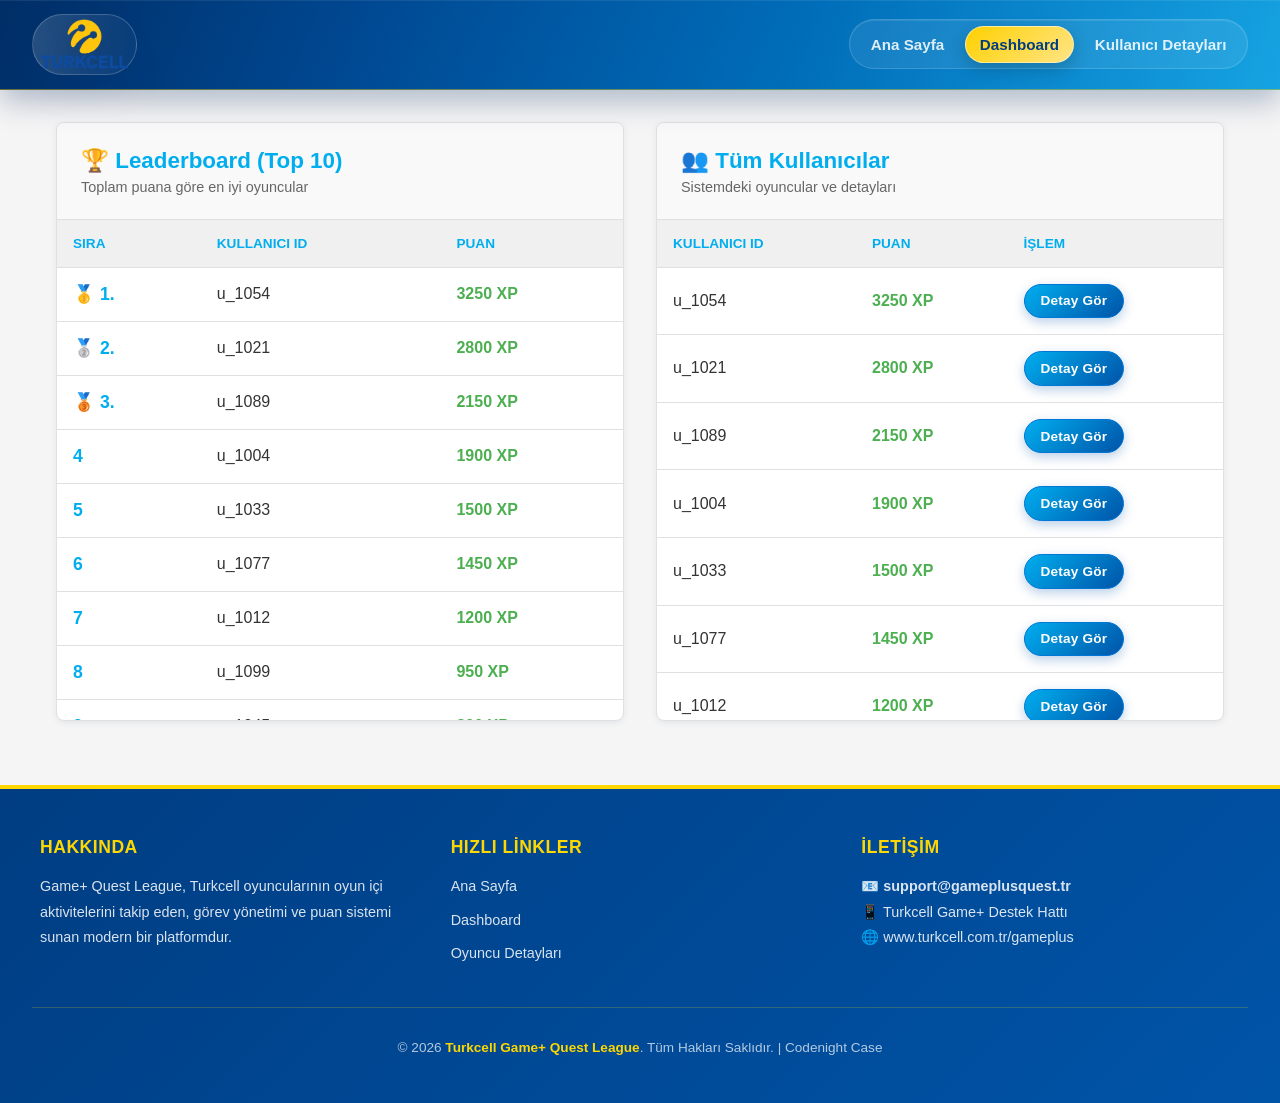
<file: index.html>
<!DOCTYPE html>
<html lang="tr">
<head>
    <meta charset="UTF-8">
    <meta name="viewport" content="width=device-width, initial-scale=1.0">
    <title>Game+ Quest League | Dashboard</title>
    <link rel="stylesheet" href="assets/styles.css">
</head>
<body>
    <header class="navbar">
        <a class="brand-link" href="home.html" aria-label="Ana sayfaya git">
            <img src="assets/logo.png" alt="Turkcell Logo" style="height: 50px; width: auto;">
        </a>
        <nav>
            <a href="home.html">Ana Sayfa</a>
            <a href="index.html" class="active">Dashboard</a>
            <a href="users.html">Kullanıcı Detayları</a>
        </nav>
    </header>

    <main class="container">
        <div class="dashboard-grid">
            
            <section class="card">
                <div class="card-header">
                    <h2>🏆 Leaderboard (Top 10)</h2>
                    <p class="subtitle">Toplam puana göre en iyi oyuncular</p>
                </div>
                <div id="leaderboard-container" class="table-responsive">
                    <p class="loading-text">Yükleniyor...</p>
                </div>
            </section>

            <section class="card">
                <div class="card-header">
                    <h2>👥 Tüm Kullanıcılar</h2>
                    <p class="subtitle">Sistemdeki oyuncular ve detayları</p>
                </div>
                <div id="user-list-container" class="table-responsive">
                    <p class="loading-text">Yükleniyor...</p>
                </div>
            </section>

        </div>
    </main>

    <footer>
        <div class="footer-content">
            <div class="footer-section">
                <h3>Hakkında</h3>
                <p>Game+ Quest League, Turkcell oyuncularının oyun içi aktivitelerini takip eden, görev yönetimi ve puan sistemi sunan modern bir platformdur.</p>
            </div>
            <div class="footer-section">
                <h3>Hızlı Linkler</h3>
                <a href="home.html">Ana Sayfa</a><br>
                <a href="index.html">Dashboard</a><br>
                <a href="users.html">Oyuncu Detayları</a>
            </div>
            <div class="footer-section">
                <h3>İletişim</h3>
                <p>📧 <strong>support@gameplusquest.tr</strong></p>
                <p>📱 Turkcell Game+ Destek Hattı</p>
                <p>🌐 www.turkcell.com.tr/gameplus</p>
            </div>
        </div>
        <div class="footer-bottom">
            <p>&copy; 2026 <strong>Turkcell Game+ Quest League</strong>. Tüm Hakları Saklıdır. | Codenight Case</p>
        </div>
    </footer>

    <script src="assets/api.js"></script>
    <script src="assets/main.js"></script>
</body>
</html>
</file>
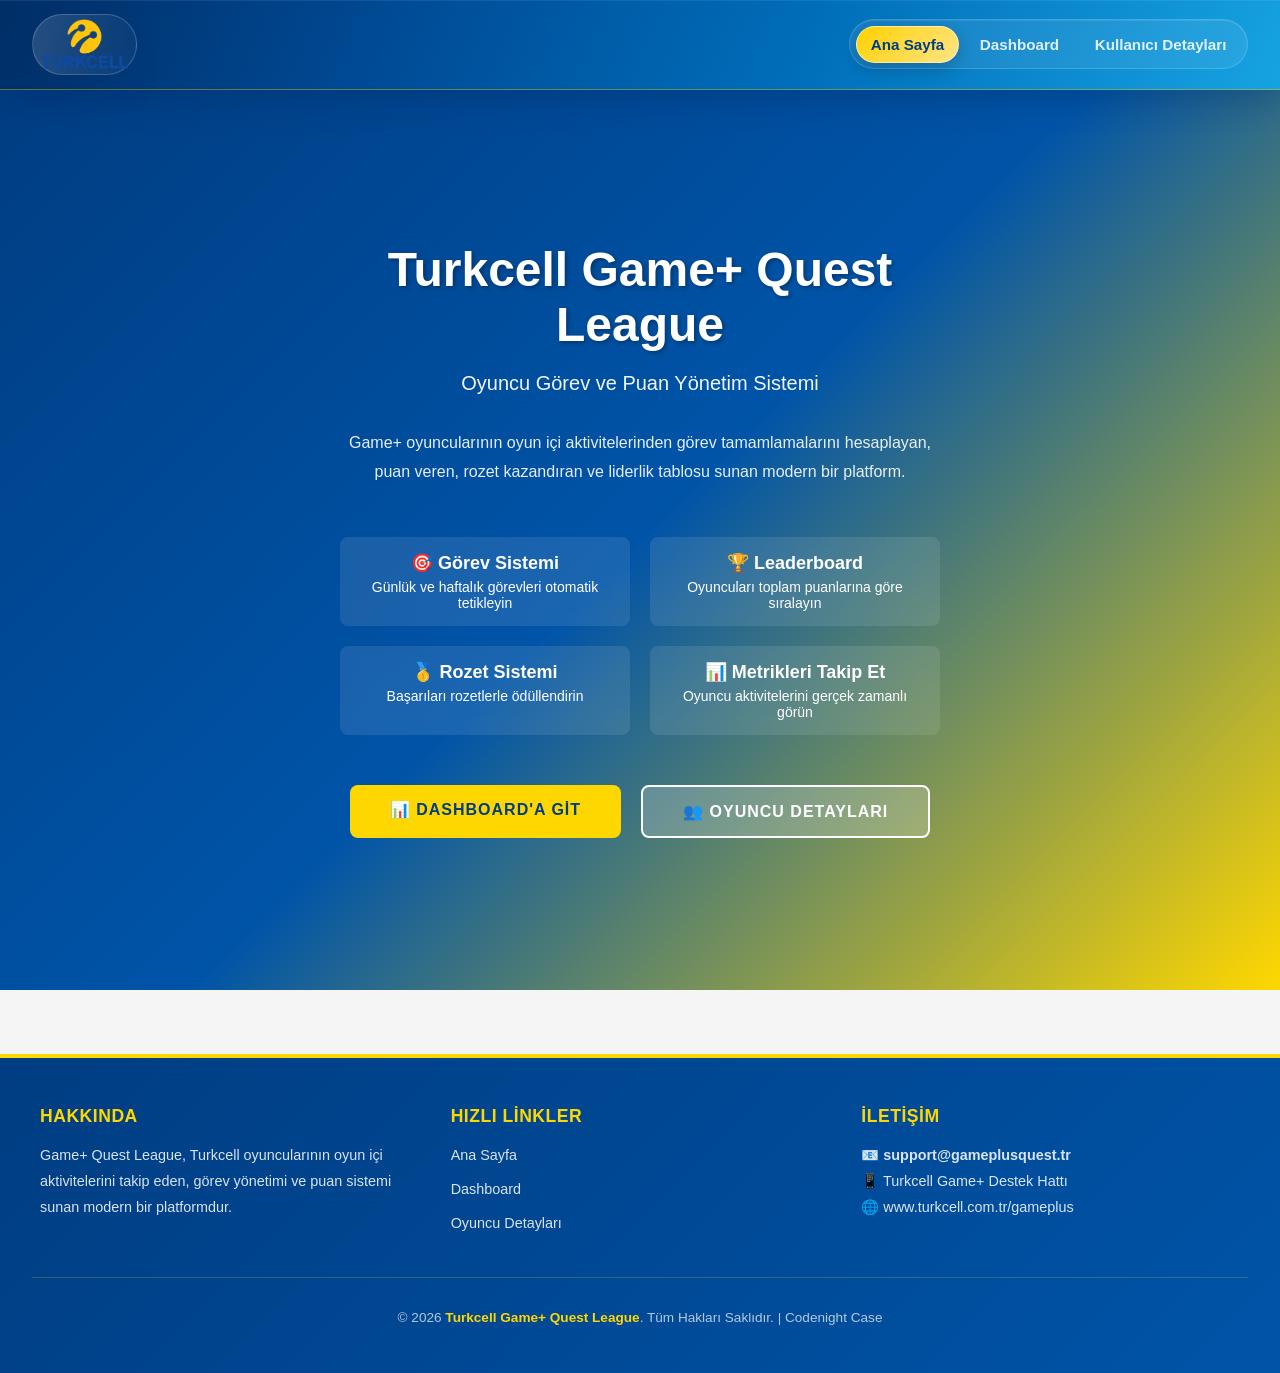
<file: home.html>
<!DOCTYPE html>
<html lang="tr">
<head>
    <meta charset="UTF-8">
    <meta name="viewport" content="width=device-width, initial-scale=1.0">
    <title>Game+ Quest League | Ana Sayfa</title>
    <link rel="stylesheet" href="assets/styles.css">
    <style>
        .hero-section {
            min-height: 100vh;
            display: flex;
            flex-direction: column;
            justify-content: center;
            align-items: center;
            text-align: center;
            background: linear-gradient(135deg, #003D82 0%, #0054a8 50%, #FFD700 100%);
            color: white;
            padding: 20px;
        }

        .hero-content {
            max-width: 600px;
        }

        .hero-logo {
            font-size: 80px;
            margin-bottom: 20px;
            animation: bounce 2s infinite;
            font-weight: bold;
            background: linear-gradient(180deg, #FFD700 0%, #FFC500 100%);
            -webkit-background-clip: text;
            -webkit-text-fill-color: transparent;
            background-clip: text;
            text-shadow: 2px 2px 4px rgba(255, 215, 0, 0.3);
        }

        @keyframes bounce {
            0%, 100% { transform: translateY(0); }
            50% { transform: translateY(-20px); }
        }

        .hero-title {
            font-size: 48px;
            font-weight: bold;
            margin-bottom: 15px;
            text-shadow: 2px 2px 4px rgba(0, 0, 0, 0.3);
        }

        .hero-subtitle {
            font-size: 20px;
            margin-bottom: 30px;
            opacity: 0.95;
            line-height: 1.6;
        }

        .hero-description {
            font-size: 16px;
            margin-bottom: 50px;
            opacity: 0.9;
            line-height: 1.8;
        }

        .hero-features {
            display: grid;
            grid-template-columns: 1fr 1fr;
            gap: 20px;
            margin-bottom: 50px;
            font-size: 14px;
        }

        .feature-item {
            background: rgba(255, 255, 255, 0.1);
            padding: 15px;
            border-radius: 8px;
            backdrop-filter: blur(10px);
        }

        .feature-item strong {
            display: block;
            margin-bottom: 5px;
            font-size: 18px;
        }

        .btn-group {
            display: flex;
            gap: 20px;
            justify-content: center;
            flex-wrap: wrap;
        }

        .btn-hero {
            padding: 15px 40px;
            font-size: 16px;
            font-weight: bold;
            border: none;
            border-radius: 8px;
            cursor: pointer;
            text-decoration: none;
            display: inline-block;
            transition: all 0.3s ease;
            text-transform: uppercase;
            letter-spacing: 1px;
        }

        .btn-dashboard {
            background: #FFD700;
            color: #003D82;
        }

        .btn-dashboard:hover {
            background: white;
            color: #003D82;
            transform: translateY(-3px);
            box-shadow: 0 10px 25px rgba(0, 0, 0, 0.3);
        }

        .btn-users {
            background: rgba(255, 255, 255, 0.2);
            color: white;
            border: 2px solid white;
        }

        .btn-users:hover {
            background: white;
            color: #003D82;
            transform: translateY(-3px);
            box-shadow: 0 10px 25px rgba(0, 0, 0, 0.3);
        }

        @media (max-width: 600px) {
            .hero-title {
                font-size: 36px;
            }

            .hero-subtitle {
                font-size: 18px;
            }

            .hero-features {
                grid-template-columns: 1fr;
            }

            .btn-group {
                flex-direction: column;
            }

            .btn-hero {
                width: 100%;
            }
        }
    </style>
</head>
<body>
    <header class="navbar">
        <a class="brand-link" href="home.html" aria-label="Ana sayfaya git">
            <img src="assets/logo.png" alt="Turkcell Logo" style="height: 50px; width: auto;">
        </a>
        <nav>
            <a href="home.html" class="active">Ana Sayfa</a>
            <a href="index.html">Dashboard</a>
            <a href="users.html">Kullanıcı Detayları</a>
        </nav>
    </header>
    
    <main class="hero-section">
        <div class="hero-content">
            <h1 class="hero-title">Turkcell Game+ Quest League</h1>
            <p class="hero-subtitle">Oyuncu Görev ve Puan Yönetim Sistemi</p>
            
            <p class="hero-description">
                Game+ oyuncularının oyun içi aktivitelerinden görev tamamlamalarını hesaplayan, puan veren, rozet kazandıran ve liderlik tablosu sunan modern bir platform.
            </p>

            <div class="hero-features">
                <div class="feature-item">
                    <strong>🎯 Görev Sistemi</strong>
                    Günlük ve haftalık görevleri otomatik tetikleyin
                </div>
                <div class="feature-item">
                    <strong>🏆 Leaderboard</strong>
                    Oyuncuları toplam puanlarına göre sıralayın
                </div>
                <div class="feature-item">
                    <strong>🥇 Rozet Sistemi</strong>
                    Başarıları rozetlerle ödüllendirin
                </div>
                <div class="feature-item">
                    <strong>📊 Metrikleri Takip Et</strong>
                    Oyuncu aktivitelerini gerçek zamanlı görün
                </div>
            </div>

            <div class="btn-group">
                <a href="index.html" class="btn-hero btn-dashboard">📊 Dashboard'a Git</a>
                <a href="users.html" class="btn-hero btn-users">👥 Oyuncu Detayları</a>
            </div>
        </div>
    </main>

    <footer>
        <div class="footer-content">
            <div class="footer-section">
                <h3>Hakkında</h3>
                <p>Game+ Quest League, Turkcell oyuncularının oyun içi aktivitelerini takip eden, görev yönetimi ve puan sistemi sunan modern bir platformdur.</p>
            </div>
            <div class="footer-section">
                <h3>Hızlı Linkler</h3>
                <a href="home.html">Ana Sayfa</a><br>
                <a href="index.html">Dashboard</a><br>
                <a href="users.html">Oyuncu Detayları</a>
            </div>
            <div class="footer-section">
                <h3>İletişim</h3>
                <p>📧 <strong>support@gameplusquest.tr</strong></p>
                <p>📱 Turkcell Game+ Destek Hattı</p>
                <p>🌐 www.turkcell.com.tr/gameplus</p>
            </div>
        </div>
        <div class="footer-bottom">
            <p>&copy; 2026 <strong>Turkcell Game+ Quest League</strong>. Tüm Hakları Saklıdır. | Codenight Case</p>
        </div>
    </footer>
</body>
</html>
</file>
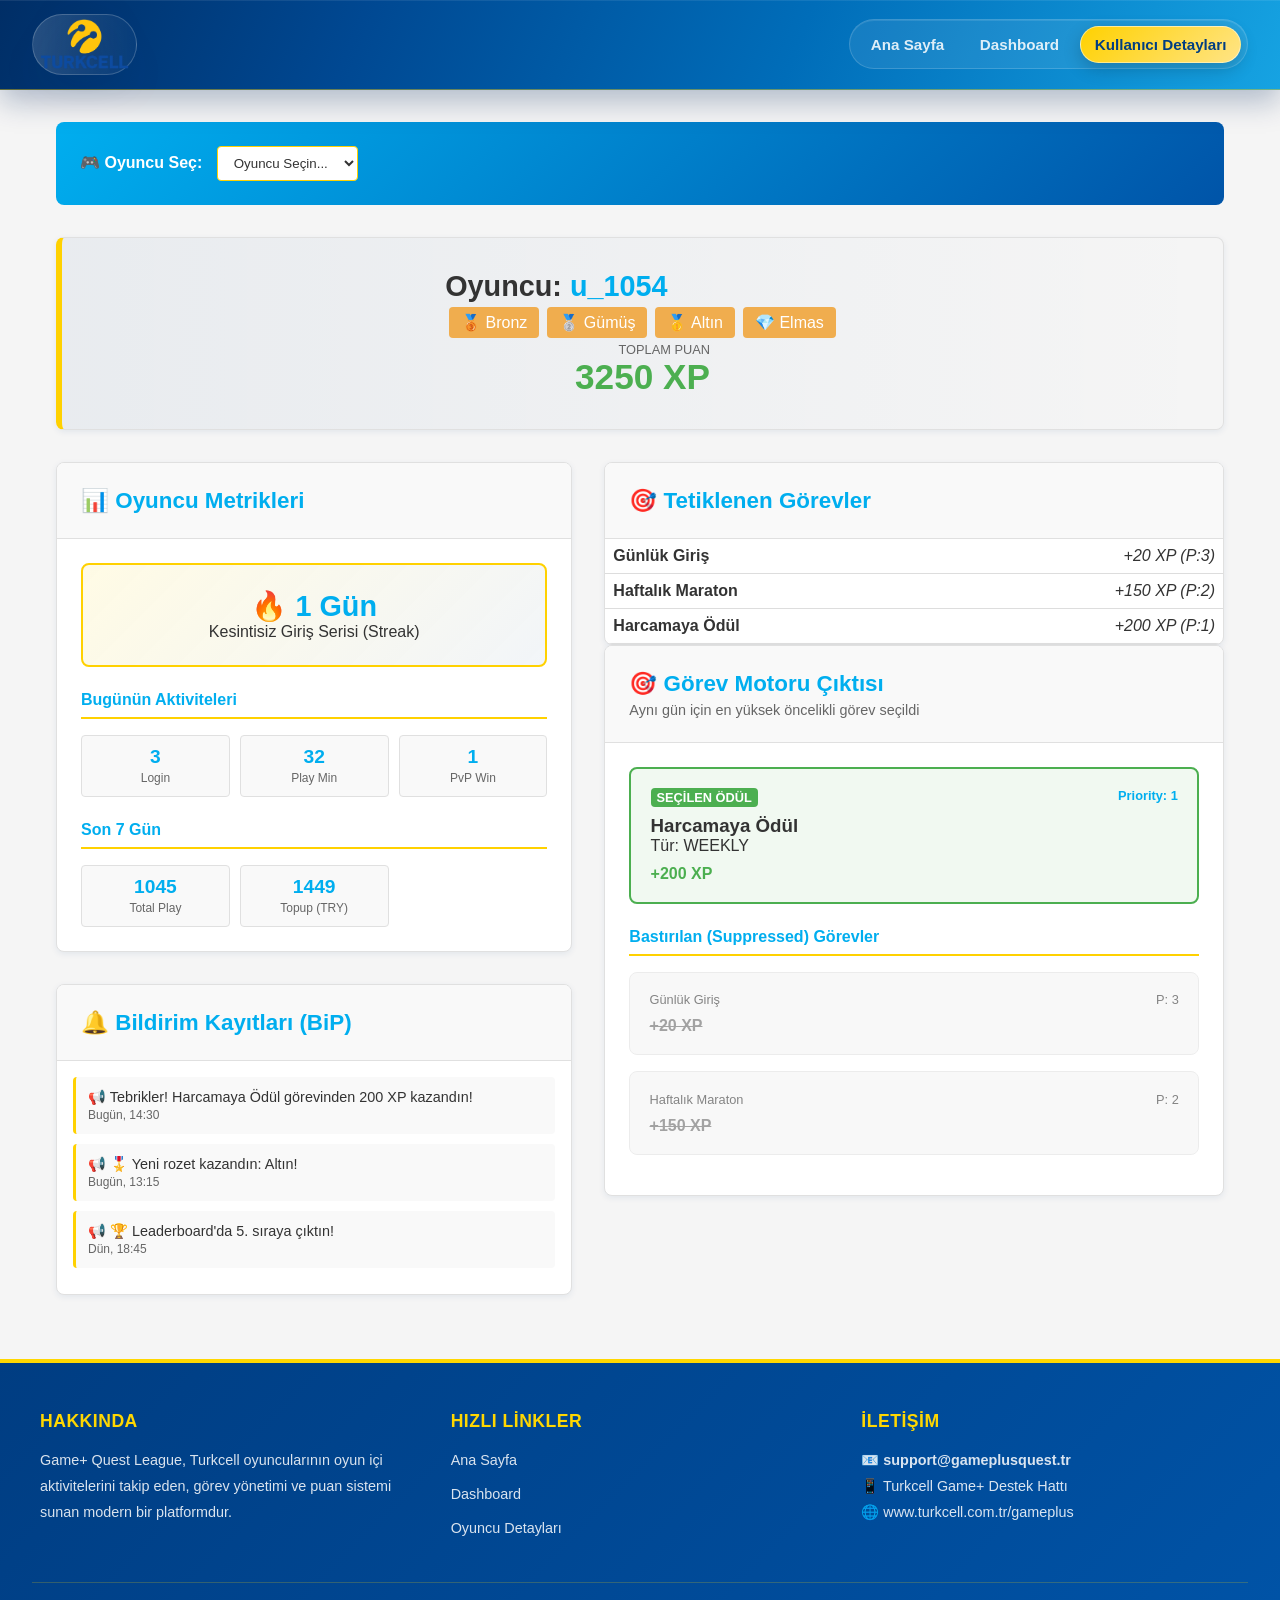
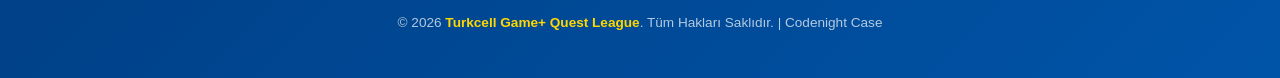
<file: users.html>
<!DOCTYPE html>
<html lang="tr">
<head>
    <meta charset="UTF-8">
    <meta name="viewport" content="width=device-width, initial-scale=1.0">
    <title>Kullanıcı Detayı | Game+ Quest League</title>
    <link rel="stylesheet" href="assets/styles.css">
</head>
<body>
    <header class="navbar">
        <a class="brand-link" href="home.html" aria-label="Ana sayfaya git">
            <img src="assets/logo.png" alt="Turkcell Logo" style="height: 50px; width: auto;">
        </a>
        <nav>
            <a href="home.html">Ana Sayfa</a>
            <a href="index.html">Dashboard</a>
            <a href="users.html" class="active">Kullanıcı Detayları</a>
        </nav>
    </header>

    <main class="container">
        <div class="user-selector-container">
            <label for="user-select">🎮 Oyuncu Seç:</label>
            <select id="user-select" onchange="location.href='users.html?userId=' + this.value">
                <option value="">Oyuncu Seçin...</option>
                <option value="u_1054">u_1054</option>
                <option value="u_1021">u_1021</option>
                <option value="u_1089">u_1089</option>
                <option value="u_1004">u_1004</option>
                <option value="u_1033">u_1033</option>
            </select>
        </div>

        <section class="profile-header card">
            <div class="user-info">
                <h2>Oyuncu: <span class="highlight">Yükleniyor...</span></h2>
                <div class="badge-list" id="badge-awards">
                    <span class="badge-gold">🥇 Altın Rozet</span>
                </div>
            </div>
            <div class="user-score">
                <span class="label">TOPLAM PUAN</span>
                <span class="value" id="user-total-points">Yükleniyor...</span>
            </div>
        </section>

        <div class="dashboard-grid details-grid">
            
            <div class="metrics-column">
                <section class="card">
                    <div class="card-header"><h2>📊 Oyuncu Metrikleri</h2></div>
                    <div class="card-body">
                        <div class="streak-box">
                            <span class="streak-value" id="login-streak">🔥 5 Gün</span>
                            <span class="label">Kesintisiz Giriş Serisi (Streak)</span>
                        </div>

                        <h3 class="sub-title">Bugünün Aktiviteleri</h3>
                        <div class="stats-mini-grid">
                            <div class="stat-item"><span class="val">2</span><span class="lbl">Login</span></div>
                            <div class="stat-item"><span class="val">120</span><span class="lbl">Play Min</span></div>
                            <div class="stat-item"><span class="val">4</span><span class="lbl">PvP Win</span></div>
                        </div>

                        <h3 class="sub-title">Son 7 Gün</h3>
                        <div class="stats-mini-grid">
                            <div class="stat-item"><span class="val">850</span><span class="lbl">Total Play</span></div>
                            <div class="stat-item"><span class="val">250</span><span class="lbl">Topup (TRY)</span></div>
                        </div>
                    </div>
                </section>

                <section class="card mt-2">
                    <div class="card-header"><h2>🔔 Bildirim Kayıtları (BiP)</h2></div>
                    <div class="notification-list" id="notification-container">
                        <div class="notif-item">
                            <p><strong>Tebrikler!</strong> PvP Ustası görevinden 100 XP kazandın!</p>
                            <small>Bugün, 14:30</small>
                        </div>
                    </div>
                </section>
            </div>

            <div class="quests-column">
                <section class="card">
                    <div class="card-header">
                        <h2>🎯 Tetiklenen Görevler</h2>
                    </div>
                    <div id="triggered-quests-container">
                        <p>Yükleniyor...</p>
                    </div>
                </section>

                <section class="card">
                    <div class="card-header">
                        <h2>🎯 Görev Motoru Çıktısı</h2>
                        <p class="subtitle">Aynı gün için en yüksek öncelikli görev seçildi</p>
                    </div>
                    <div class="quest-display">
                        
                        <div class="quest-box selected">
                            <div class="q-header">
                                <span class="q-tag">SEÇİLEN ÖDÜL</span>
                                <span class="q-priority">Priority: --</span>
                            </div>
                            <h3>Yükleniyor...</h3>
                            <p>--</p>
                            <span class="q-reward">-- XP</span>
                        </div>

                        <h3 class="sub-title">Bastırılan (Suppressed) Görevler</h3>
                        <div id="suppressed-quests-container">
                            <p style="color:#999;">Yükleniyor...</p>
                        </div>

                    </div>
                </section>
            </div>
        </div>
    </main>

    <footer>
        <div class="footer-content">
            <div class="footer-section">
                <h3>Hakkında</h3>
                <p>Game+ Quest League, Turkcell oyuncularının oyun içi aktivitelerini takip eden, görev yönetimi ve puan sistemi sunan modern bir platformdur.</p>
            </div>
            <div class="footer-section">
                <h3>Hızlı Linkler</h3>
                <a href="home.html">Ana Sayfa</a><br>
                <a href="index.html">Dashboard</a><br>
                <a href="users.html">Oyuncu Detayları</a>
            </div>
            <div class="footer-section">
                <h3>İletişim</h3>
                <p>📧 <strong>support@gameplusquest.tr</strong></p>
                <p>📱 Turkcell Game+ Destek Hattı</p>
                <p>🌐 www.turkcell.com.tr/gameplus</p>
            </div>
        </div>
        <div class="footer-bottom">
            <p>&copy; 2026 <strong>Turkcell Game+ Quest League</strong>. Tüm Hakları Saklıdır. | Codenight Case</p>
        </div>
    </footer>

    <script src="assets/api.js"></script>
    <script src="assets/main.js"></script>
</body>
</html>
</file>
<file: assets/styles.css>
:root {
    --primary-blue: #00AEEF; /* Turkcell-benzeri parlak mavi */
    --primary-blue-dark: #007FBF;
    --primary-yellow: #FFD100; /* uyumlu sarı ton */
    --bg-light: #F5F5F5;
    --bg-white: #FFFFFF;
    --text-dark: #333333;
    --text-muted: #666666;
    --success-green: #4caf50;
    --border-color: #E0E0E0;
}

* { margin: 0; padding: 0; box-sizing: border-box; font-family: 'Segoe UI', Tahoma, Geneva, sans-serif; }
body { background-color: var(--bg-light); color: var(--text-dark); }

/* NAVBAR */
.navbar { 
    display: flex; 
    justify-content: space-between; 
    align-items: center; 
    padding: 0.85rem 2rem; 
    background: linear-gradient(112deg, #002e66 0%, #004892 28%, #006db9 62%, #16a3e2 100%);
    border-bottom: 1px solid rgba(255, 209, 0, 0.4);
    box-shadow: 0 12px 28px rgba(0, 40, 92, 0.28), inset 0 1px 0 rgba(255,255,255,0.08);
    backdrop-filter: blur(6px);
    position: sticky;
    top: 0;
    z-index: 100;
}

.navbar .brand-link {
    display: flex;
    align-items: center;
    gap: 0;
    text-decoration: none;
    padding: 0.3rem 0.45rem;
    border-radius: 999px;
    background: linear-gradient(90deg, rgba(255,255,255,0.15), rgba(255,255,255,0.03));
    border: 1px solid rgba(255,255,255,0.2);
    transition: transform 0.2s ease, background 0.2s ease;
}

.navbar .brand-link:hover {
    transform: translateY(-1px);
    background: linear-gradient(90deg, rgba(255,255,255,0.22), rgba(255,255,255,0.06));
}

.navbar img {
    height: 52px;
    width: auto;
    filter: drop-shadow(0 8px 20px rgba(0, 30, 84, 0.3));
    transition: transform 0.25s ease, filter 0.25s ease;
}

.navbar img:hover {
    transform: scale(1.05);
}

.navbar nav {
    display: flex;
    align-items: center;
    gap: 0.35rem;
    background: rgba(255, 255, 255, 0.08);
    border: 1px solid rgba(255, 255, 255, 0.16);
    border-radius: 999px;
    padding: 0.35rem;
    box-shadow: inset 0 1px 0 rgba(255,255,255,0.1);
}

.navbar a { 
    color: rgba(255, 255, 255, 0.86);
    text-decoration: none; 
    margin-left: 0; 
    font-weight: 600;
    transition: all 0.2s ease; 
    padding: 9px 14px; 
    border-radius: 999px;
    font-size: 0.95rem;
    border: 1px solid transparent;
    position: relative;
}

.navbar a:hover {
    color: #FFFFFF;
    background: rgba(255, 209, 0, 0.2);
    border-color: rgba(255, 209, 0, 0.45);
    transform: translateY(-1px);
}

.navbar a.active { 
    color: #003D82;
    background: linear-gradient(135deg, #FFD100, #FFE486);
    border-color: rgba(255, 255, 255, 0.5);
    box-shadow: 0 6px 18px rgba(0,0,0,0.2);
}

.navbar a:focus-visible,
.btn-detail:focus-visible {
    outline: 2px solid #FFD100;
    outline-offset: 2px;
}

/* LAYOUT VE KARTLAR */
.container { max-width: 1200px; margin: 2rem auto; padding: 0 1rem; }
.dashboard-grid { display: grid; grid-template-columns: 1fr 1fr; gap: 2rem; }

.card { background-color: var(--bg-white); border-radius: 8px; border: 1px solid var(--border-color); overflow: hidden; display: flex; flex-direction: column; box-shadow: 0 2px 6px rgba(0, 61, 130, 0.08); }
.card-header { padding: 1.5rem; border-bottom: 1px solid var(--border-color); background-color: #F9F9F9; }
.card-header h2 { color: var(--primary-blue); font-size: 1.4rem; }
.subtitle { color: var(--text-muted); font-size: 0.9rem; margin-top: 0.3rem; }

/* TABLOLAR */
.table-responsive { overflow-x: auto; max-height: 500px; overflow-y: auto; }
.data-table { width: 100%; border-collapse: collapse; text-align: left; }
.data-table th, .data-table td { padding: 1rem; border-bottom: 1px solid var(--border-color); }
.data-table th { background-color: #F0F0F0; color: var(--primary-blue); font-size: 0.85rem; text-transform: uppercase; position: sticky; top: 0; font-weight: 600; }
.data-table tbody tr:hover { background-color: #F9F9F9; }

.rank-cell { font-weight: bold; font-size: 1.1rem; color: var(--primary-blue); }
.points-cell { font-weight: bold; color: var(--success-green); }
.loading-text { padding: 2rem; text-align: center; color: var(--text-muted); }

/* BUTONLAR */
.btn-detail { background: linear-gradient(135deg, var(--primary-blue), #0054a8); border: 1px solid #0076d6; color: white; padding: 0.55rem 1rem; border-radius: 999px; text-decoration: none; font-size: 0.85rem; transition: all 0.2s ease; cursor: pointer; display: inline-block; font-weight: 700; box-shadow: 0 4px 12px rgba(0, 84, 168, 0.28); letter-spacing: 0.2px; }
.btn-detail:hover { transform: translateY(-2px) scale(1.02); box-shadow: 0 10px 20px rgba(0, 84, 168, 0.35); }
.btn-detail:active { transform: translateY(0); box-shadow: 0 4px 12px rgba(0, 84, 168, 0.24); }

@media (max-width: 768px) { 
    .dashboard-grid { grid-template-columns: 1fr; }
    
    .navbar {
        flex-direction: column;
        gap: 1rem;
        align-items: flex-start;
    }
    
    .navbar .brand-link {
        width: 100%;
        justify-content: flex-start;
    }
    
    .navbar nav {
        width: 100%;
        display: flex;
        flex-wrap: wrap;
        gap: 0.5rem;
    }
    
    .navbar a {
        margin-left: 0;
        flex: 1;
        text-align: center;
        min-width: 100px;
    }
}

/* --- USER DETAIL ÖZEL STİLLERİ --- */
.details-grid { grid-template-columns: 1fr 1.2fr; margin-top: 2rem; }

.profile-header { display: flex; justify-content: space-between; align-items: center; padding: 2rem; border-left: 6px solid var(--primary-yellow); background: linear-gradient(to right, rgba(0, 61, 130, 0.05), transparent); }
.user-info h2 { font-size: 1.8rem; color: var(--text-dark); }
.highlight { color: var(--primary-blue); font-weight: bold; }
.user-score { text-align: right; }
.user-score .label { display: block; color: var(--text-muted); font-size: 0.8rem; }
.user-score .value { font-size: 2.2rem; font-weight: bold; color: var(--success-green); }

/* Metrikler */
.streak-box { background: linear-gradient(135deg, rgba(255, 215, 0, 0.1), rgba(0, 61, 130, 0.05)); border: 2px solid var(--primary-yellow); padding: 1.5rem; border-radius: 8px; text-align: center; margin-bottom: 1.5rem; }
.streak-value { display: block; font-size: 1.8rem; font-weight: bold; color: var(--primary-blue); }
.sub-title { font-size: 1rem; color: var(--primary-blue); margin: 1.5rem 0 1rem 0; border-bottom: 2px solid var(--primary-yellow); padding-bottom: 0.5rem; }
.stats-mini-grid { display: grid; grid-template-columns: repeat(3, 1fr); gap: 10px; }
.stat-item { background: #F9F9F9; padding: 10px; border-radius: 4px; text-align: center; border: 1px solid var(--border-color); }
.stat-item .val { display: block; font-weight: bold; font-size: 1.2rem; color: var(--primary-blue); }
.stat-item .lbl { font-size: 0.75rem; color: var(--text-muted); }

/* Görevler */
.quest-display { padding: 1.5rem; }
.quest-box { border-radius: 8px; padding: 1.2rem; margin-bottom: 1rem; border: 1px solid var(--border-color); }
.quest-box.selected { border: 2px solid var(--success-green); background: rgba(76, 175, 80, 0.08); }
.quest-box.suppressed { opacity: 0.6; background: #F5F5F5; }
.q-header { display: flex; justify-content: space-between; font-size: 0.8rem; margin-bottom: 0.5rem; }
.q-tag { background: var(--success-green); color: white; padding: 2px 6px; border-radius: 4px; font-weight: bold; }
.q-priority { color: var(--primary-blue); font-weight: bold; }
.q-reward { display: block; margin-top: 10px; font-weight: bold; color: var(--success-green); }
.suppressed .q-reward { color: var(--text-muted); }

/* Rozetler */
.badge-gold { background: linear-gradient(135deg, #FFD700, #FFC500); color: #003D82; padding: 6px 12px; border-radius: 20px; font-weight: bold; font-size: 0.85rem; }
.badge { background: linear-gradient(135deg, var(--primary-blue), #0054a8); color: white; }

/* Bildirimler */
.notification-list { padding: 1rem; }
.notif-item { padding: 12px; border-left: 3px solid var(--primary-yellow); background: #F9F9F9; margin-bottom: 10px; border-radius: 4px; font-size: 0.9rem; }
.notif-item p { color: var(--text-dark); }
.notif-item small { color: var(--text-muted); }

/* User Selector */
.user-selector-container { background: linear-gradient(135deg, var(--primary-blue), #0054a8); padding: 1.5rem; border-radius: 8px; margin-bottom: 2rem; }
.user-selector-container label { color: white; font-weight: bold; margin-right: 10px; }
.user-selector-container select { padding: 8px 12px; border: 1px solid var(--primary-yellow); border-radius: 4px; background: white; color: var(--text-dark); font-weight: 500; }

.mt-2 { margin-top: 2rem; }
.card-body { padding: 1.5rem; }

/* FOOTER */
footer {
    background: linear-gradient(135deg, #003D82 0%, #0054a8 100%);
    color: white;
    padding: 3rem 2rem;
    margin-top: 4rem;
    border-top: 4px solid #FFD700;
}

.footer-content {
    max-width: 1200px;
    margin: 0 auto;
    display: grid;
    grid-template-columns: 1fr 1fr 1fr;
    gap: 2rem;
}

.footer-section h3 {
    color: #FFD700;
    margin-bottom: 1rem;
    font-size: 1.1rem;
    text-transform: uppercase;
    letter-spacing: 0.5px;
}

.footer-section p, .footer-section a {
    color: rgba(255, 255, 255, 0.85);
    line-height: 1.8;
    font-size: 0.9rem;
}

.footer-section a {
    text-decoration: none;
    transition: all 0.3s ease;
    display: inline-block;
    margin-bottom: 0.5rem;
}

.footer-section a:hover {
    color: #FFD700;
    transform: translateX(5px);
}

.footer-bottom {
    border-top: 1px solid rgba(255, 215, 0, 0.2);
    margin-top: 2rem;
    padding-top: 2rem;
    text-align: center;
    color: rgba(255, 255, 255, 0.7);
    font-size: 0.85rem;
}

.footer-bottom strong {
    color: #FFD700;
}

@media (max-width: 768px) {
    .footer-content {
        grid-template-columns: 1fr;
        gap: 1.5rem;
    }
}
</file>
